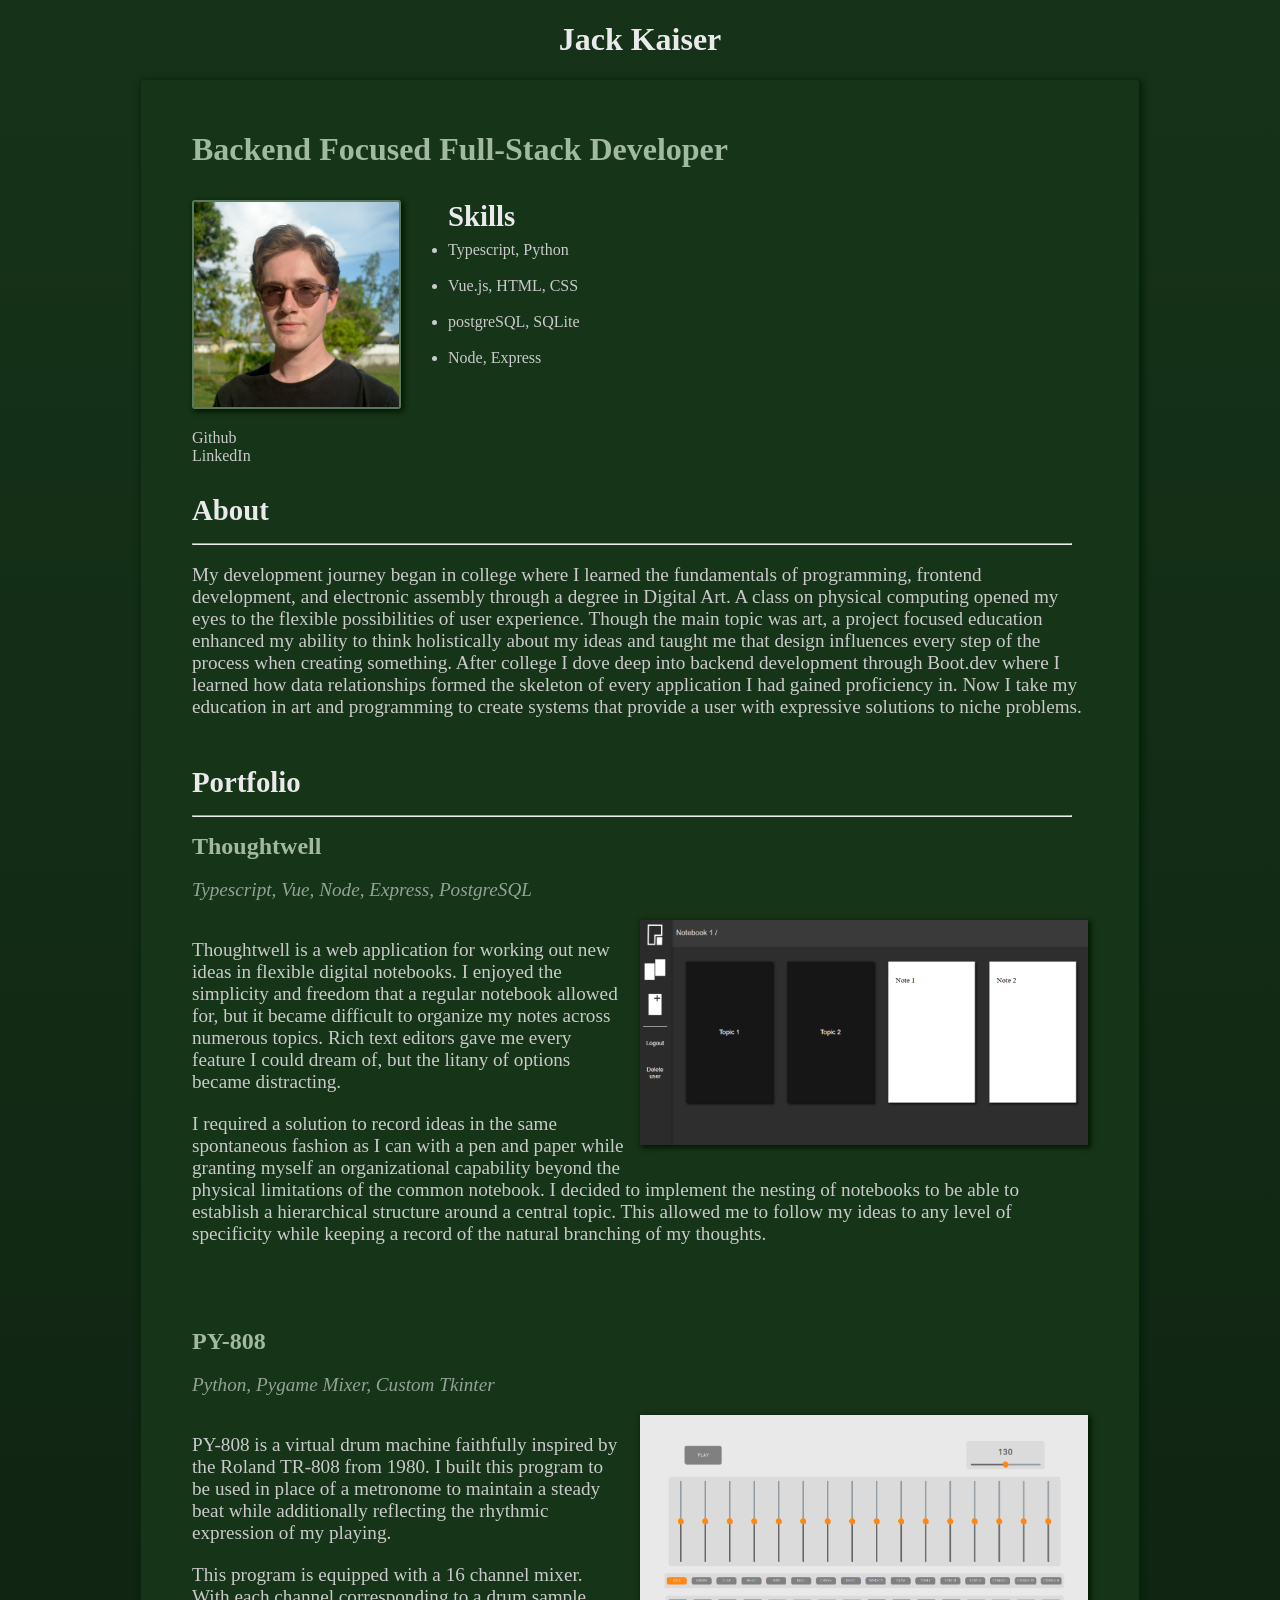
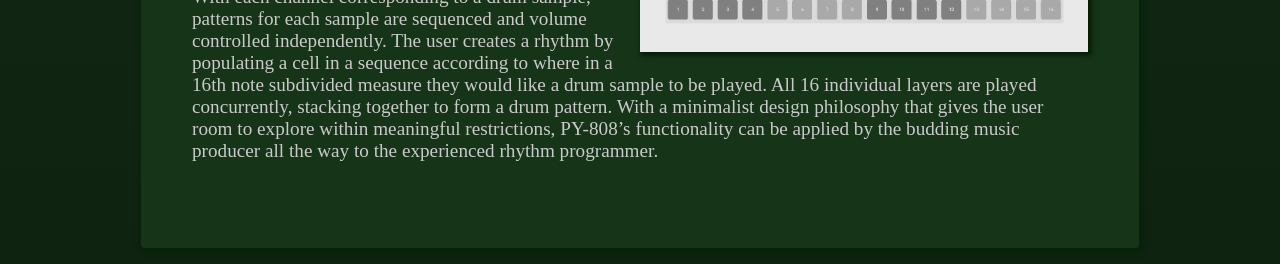
<file: index.html>
<!DOCTYPE html>
<html lang="en">
    <head>
        <meta charset="UTF-8">
        <meta name="viewport" content="width=device-width, initial-scale=1.0">
        <title>Jack Kaiser</title>
        <link rel="stylesheet" href="./style/main.css">
        <link rel="stylesheet" href="./style/index.css">
        <link rel="stylesheet" href="./style/portfolio.css">
        <link rel="icon" type="image/x-icon" href="./assets/jk logo favicon.svg">
    </head>
    <body>
        <div class="navBar"> 
            <a href="./index.html">
                <h1>Jack Kaiser</h1>
            </a>

            <!-- <hr> -->
        </div>

        
            
            <div class="profileContainer">
                <div class="contentCard">
                    
                    <h2>Backend Focused Full-Stack Developer</h2>
                    <div class="cardHeader">
                        <div class="headShotContainer">
                            <img src="./assets/headshot_github.png" class="headshot">
                            <br>
                            <a href="https://github.com/JackKaiser1" class="contactLinks">Github</a>
                            <br>
                            <a href="https://www.linkedin.com/in/jack-kaiser-57865a249/" class="contactLinks">LinkedIn</a>
                        </div>

                        <ul>
                            <h3 class="skills">Skills</h3>
                            <li>Typescript, Python</li>
                            <br>
                            <li>Vue.js, HTML, CSS</li>
                            <br>
                            <li>postgreSQL, SQLite</li>
                            <br>
                            <li>Node, Express</li>
                        </ul>
                    </div>

                    

                    <h3>About</h3>
                    <hr>
                    <p>My development journey began in college where I learned the fundamentals of programming, frontend development, and electronic assembly through a degree in Digital Art. A class on physical computing opened my eyes to the flexible possibilities of user experience. Though the main topic was art, a project focused education enhanced my ability to think holistically about my ideas and taught me that design influences every step of the process when creating something. After college I dove deep into backend development through Boot.dev where I learned how data relationships formed the skeleton of every application I had gained proficiency in. Now I take my education in art and programming to create systems that provide a user with expressive solutions to niche problems. </p>

                    <h3>Portfolio</h3>
                    <hr>
                    <div class="portfolioContentContainer">
                        <div class="projectCard">
                            <a class=".projectTitleLink"  href="https://github.com/JackKaiser1/thoughtwell">
                                <h4>Thoughtwell</h4>
                            </a>
                            <p class="techstack">Typescript, Vue, Node, Express, PostgreSQL</p>
                            <div class="projectContent">
                                <a href="https://github.com/JackKaiser1/thoughtwell" class="imgLink">
                                    <img class="portfolioImg" src="./assets/thoughtwell_demo_img.png" >
                                </a>
                                <p>Thoughtwell is a web application for working out new ideas in flexible digital notebooks. I enjoyed the simplicity and freedom that a regular notebook allowed for, but it became difficult to organize my notes across numerous topics.  Rich text editors gave me every feature I could dream of, but the litany of options became distracting.</p>
                                <p>I required a solution to record ideas in the same spontaneous fashion as I can with a pen and paper while granting myself an organizational capability beyond the physical limitations of the common notebook. I decided to implement the nesting of notebooks to be able to establish a hierarchical structure around a central topic.  This allowed me to follow my ideas to any level of specificity while keeping a record of the natural branching of my thoughts.</p>
                            </div>
                        </div>

                        <div class="projectCard">
                            <a href="https://github.com/JackKaiser1/py-808">
                                <h4>PY-808</h4>
                            </a>
                            <p class="techstack">Python, Pygame Mixer, Custom Tkinter</p>
                            <div class="projectContent">
                                <a href="https://github.com/JackKaiser1/py-808" class="imgLink">
                                    <img src="./assets/py808.png" class="portfolioImg">
                                </a>
                                <p>PY-808 is a virtual drum machine faithfully inspired by the Roland TR-808 from 1980. I built this program to be used in place of a metronome to maintain a steady beat while additionally reflecting the rhythmic expression of my playing.</p>
                                <p>This program is equipped with a 16 channel mixer.  With each channel corresponding to a drum sample, patterns for each sample are sequenced and volume controlled independently. The user creates a rhythm by populating a cell in a sequence according to where in a 16th note subdivided measure they would like a drum sample to be played. All 16 individual layers are played concurrently, stacking together to form a drum pattern. With a minimalist design philosophy that gives the user room to explore within meaningful restrictions, PY-808’s functionality can be applied by the budding music producer all the way to the experienced rhythm programmer. </p>
                            </div>

                    </div>
                </div>

            </div>
    </body>
</html>
</file>
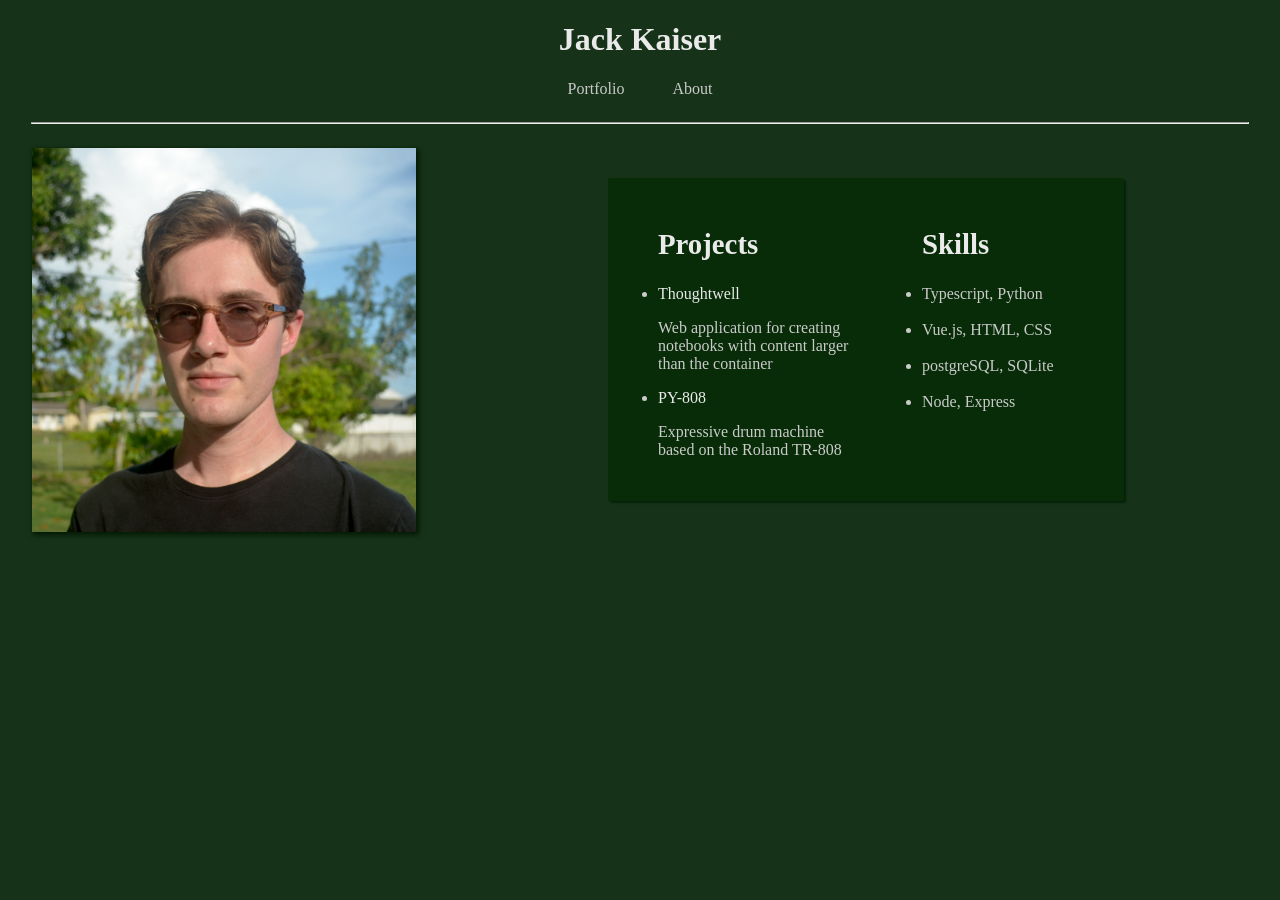
<file: src/index.html>
<!DOCTYPE html>
<html lang="en">
    <head>
        <meta charset="UTF-8">
        <meta name="viewport" content="width=device-width, initial-scale=1.0">
        <title>Jack Kaiser</title>
        <link rel="stylesheet" href="./style/main.css">
        <link rel="stylesheet" href="./style/index.css">
    </head>
    <body>
        <div class="navBar"> 
            <a href="./index.html">
                <h1>Jack Kaiser</h1>
            </a>

            <div class="navElements">
                <a href="./portfolio.html">Portfolio</a>
                <a href="./about.html">About</a>
            </div>

            <hr>
        </div>

        
        <div class="homeContainer">
            <img src="./assets/headshot_github.png" class="headshot">
            
            <div class="profileContainer">

                <div class="contentCard">
                    <ul>
                        <h2>Projects</h2>
                        <li>
                            <a href="./portfolio.html" class="projectTitle">Thoughtwell</a>
                            <p>Web application for creating notebooks with content larger than the container</p>
                        </li>
                        <li>
                            <a href="./portfolio.html" class="projectTitle">PY-808</a>
                            <p>Expressive drum machine based on the Roland TR-808</p>
                        </li>
                    </ul>

                    <ul class="skills">
                        <h2>Skills</h2>
                        <li>Typescript, Python</li>
                        <br>
                        <li>Vue.js, HTML, CSS</li>
                        <br>
                        <li>postgreSQL, SQLite</li>
                        <br>
                        <li>Node, Express</li>
                    </ul>

                </div>

            </div>

        </div>



    </body>
</html>
</file>
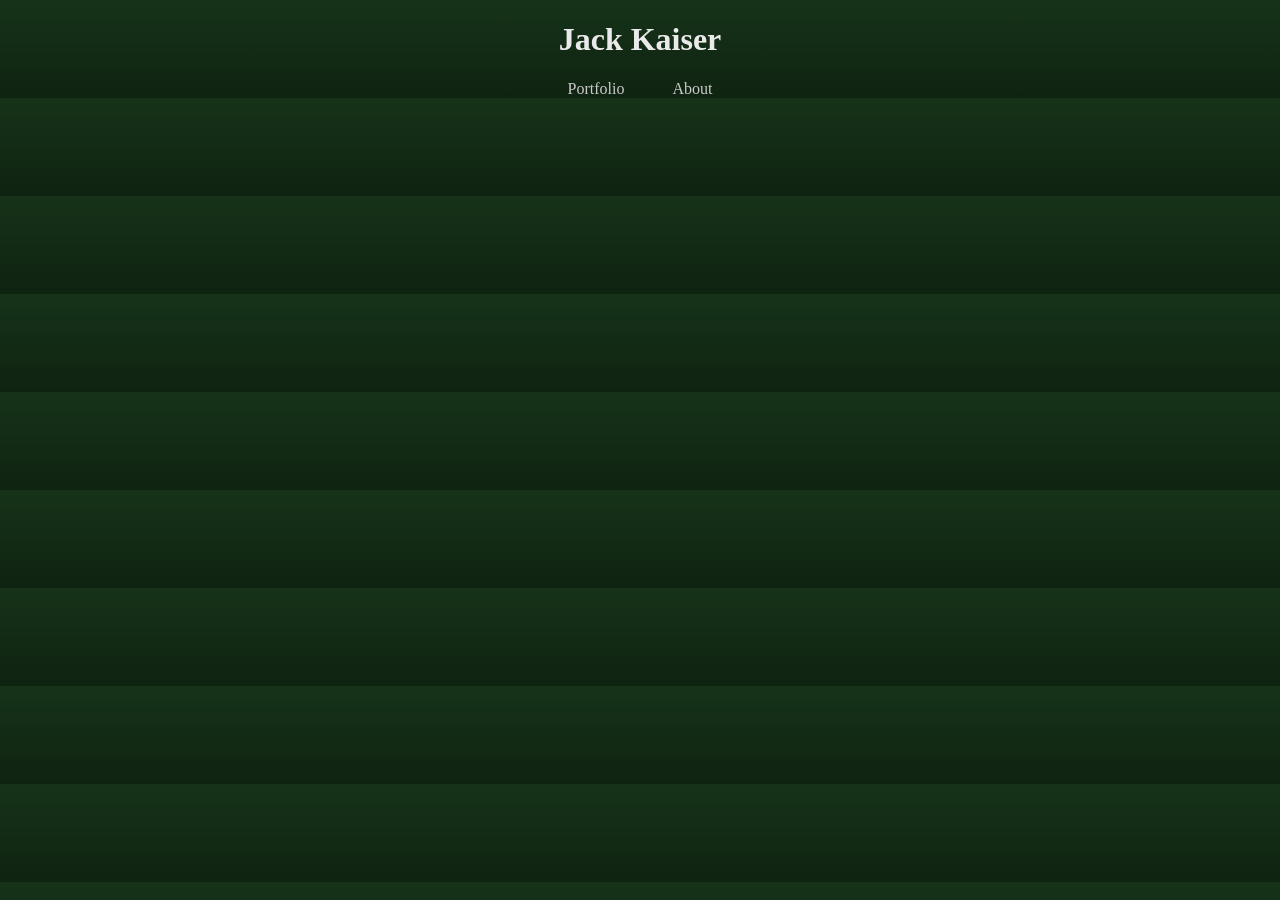
<file: about.html>
<!DOCTYPE html>
<html lang="en">
    <head>
        <meta charset="UTF-8">
        <meta name="viewport" content="width=device-width, initial-scale=1.0">
        <title>Jack Kaiser</title>
        <link rel="stylesheet" href="./style/main.css">
        <link rel="icon" type="image/x-icon" href="./assets/jk logo favicon.svg">
    </head>
    <body>
        <div class="navBar"> 
            <a href="./index.html">
                <h1>Jack Kaiser</h1>
            </a>

            <div class="navElements">
                <a href="./portfolio.html">Portfolio</a>
                <a href="./about.html">About</a>
            </div>
        </div>


    </body>
</html>
</file>
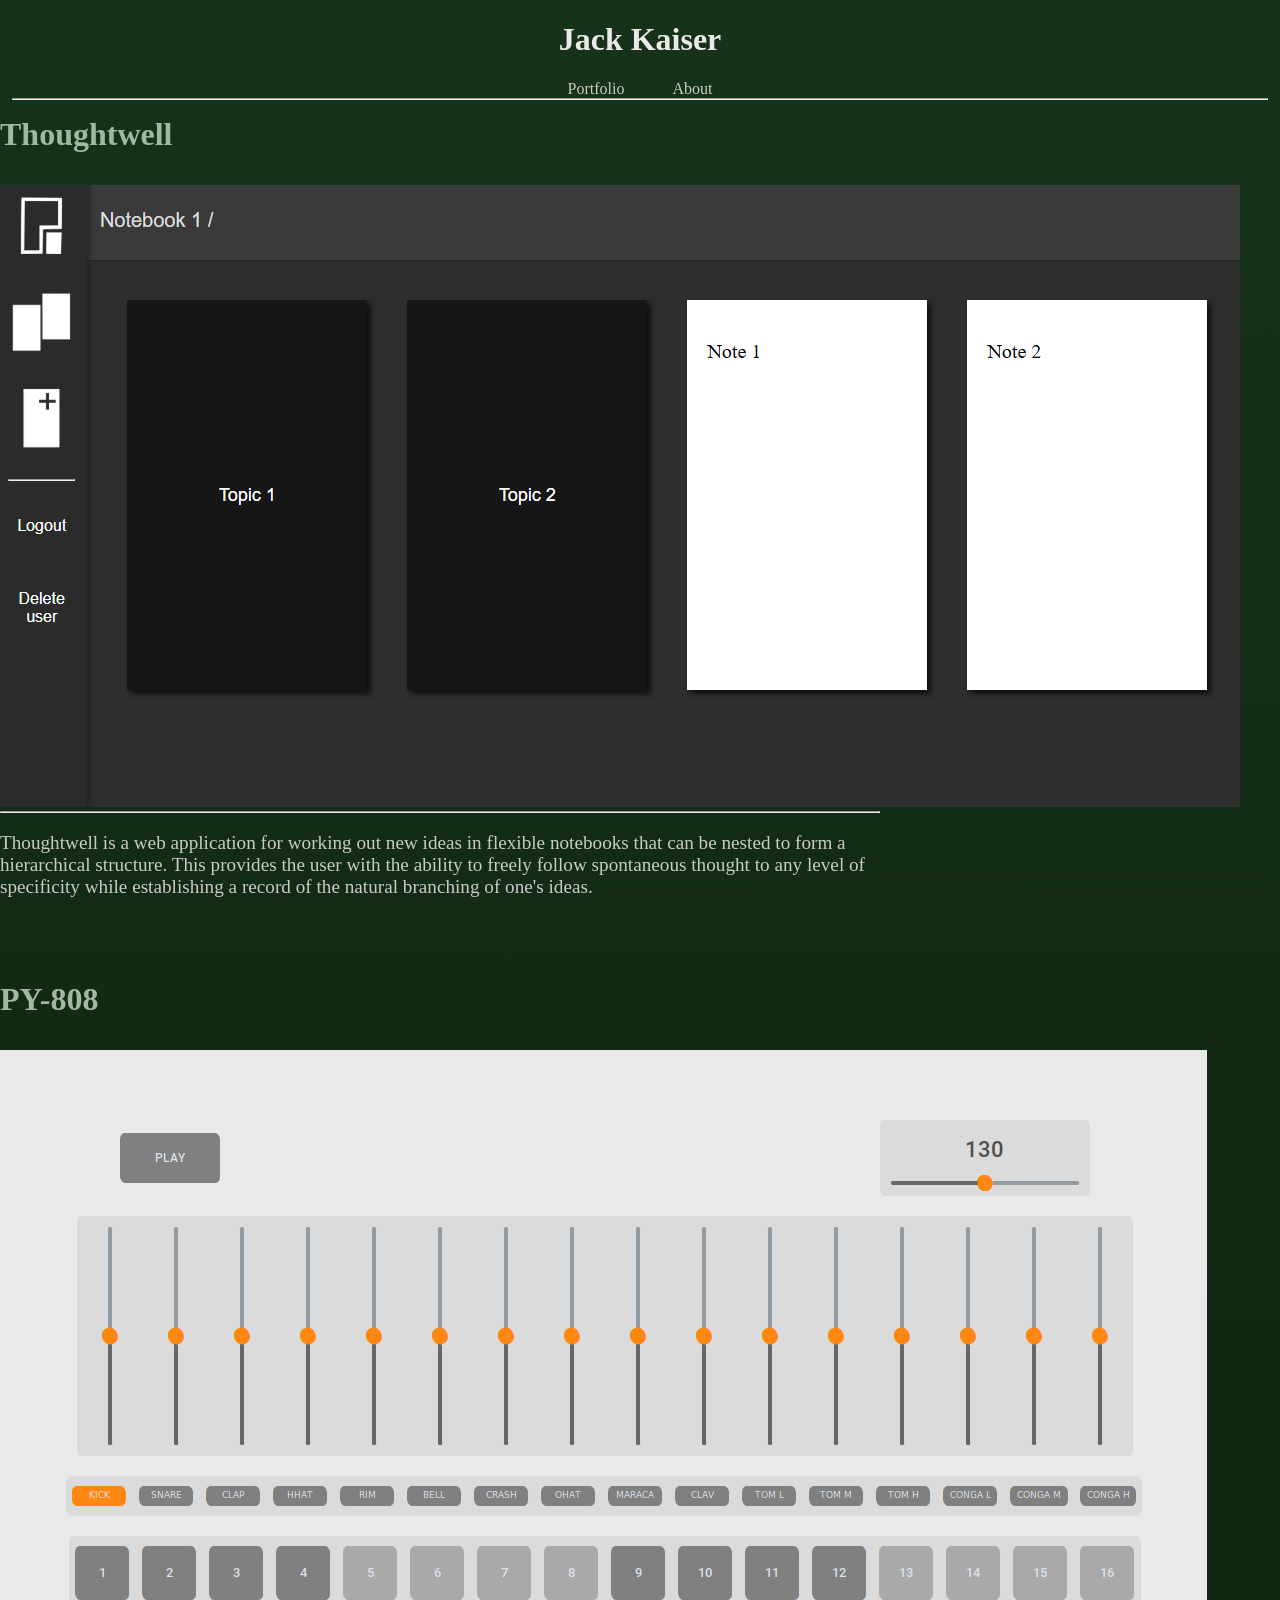
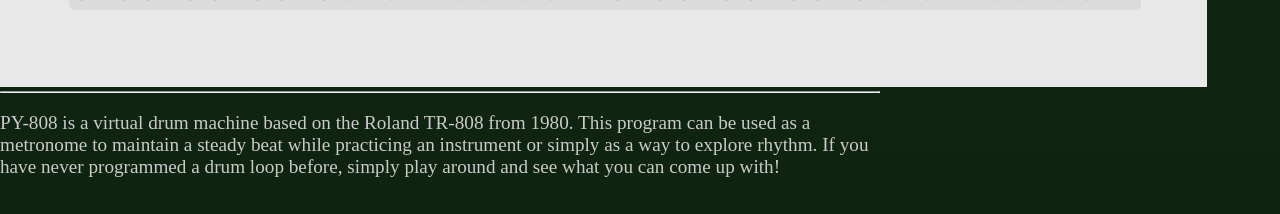
<file: portfolio.html>
<!DOCTYPE html>
<html lang="en">
    <head>
        <meta charset="UTF-8">
        <meta name="viewport" content="width=device-width, initial-scale=1.0">
        <title>Jack Kaiser</title>
        <link rel="stylesheet" href="./style/main.css">
        <link rel="stylesheet" href="./style/portfolio.css">
        <link rel="icon" type="image/x-icon" href="./assets/jk logo favicon.svg">
    </head>
    <body>
        <div class="navBar"> 
            <a href="./index.html">
                <h1>Jack Kaiser</h1>
            </a>

            <div class="navElements">
                <a href="./portfolio.html">Portfolio</a>
                <a href="./about.html">About</a>
            </div>

            <hr>
        </div>

        <div class="portfolioContentContainer">
            <div class="projectCard">
                <h2>Thoughtwell</h2>
                <a href="https://github.com/JackKaiser1/thoughtwell" class="imgLink">
                    <img class="thoughtwellImg" src="./assets/thoughtwell_demo_img.png" >
                </a>
                <hr>
                <p>Thoughtwell is a web application for working out new ideas in flexible notebooks that can be nested to form a hierarchical structure. This provides the user with the ability to freely follow spontaneous thought to any level of specificity while establishing a record of the natural branching of one's ideas.</p>
            </div>

            <div class="projectCard">
                <h2>PY-808</h2>
                <a href="https://github.com/JackKaiser1/py-808" class="imgLink">
                    <img src="./assets/py808.png" class="py808Img">
                </a>
                <hr>
                <p>PY-808 is a virtual drum machine based on the Roland TR-808 from 1980. This program can be used as a metronome to maintain a steady beat while practicing an instrument or simply as a way to explore rhythm. If you have never programmed a drum loop before, simply play around and see what you can come up with!</p>

            </div>

        </div>


    </body>
</html>
</file>
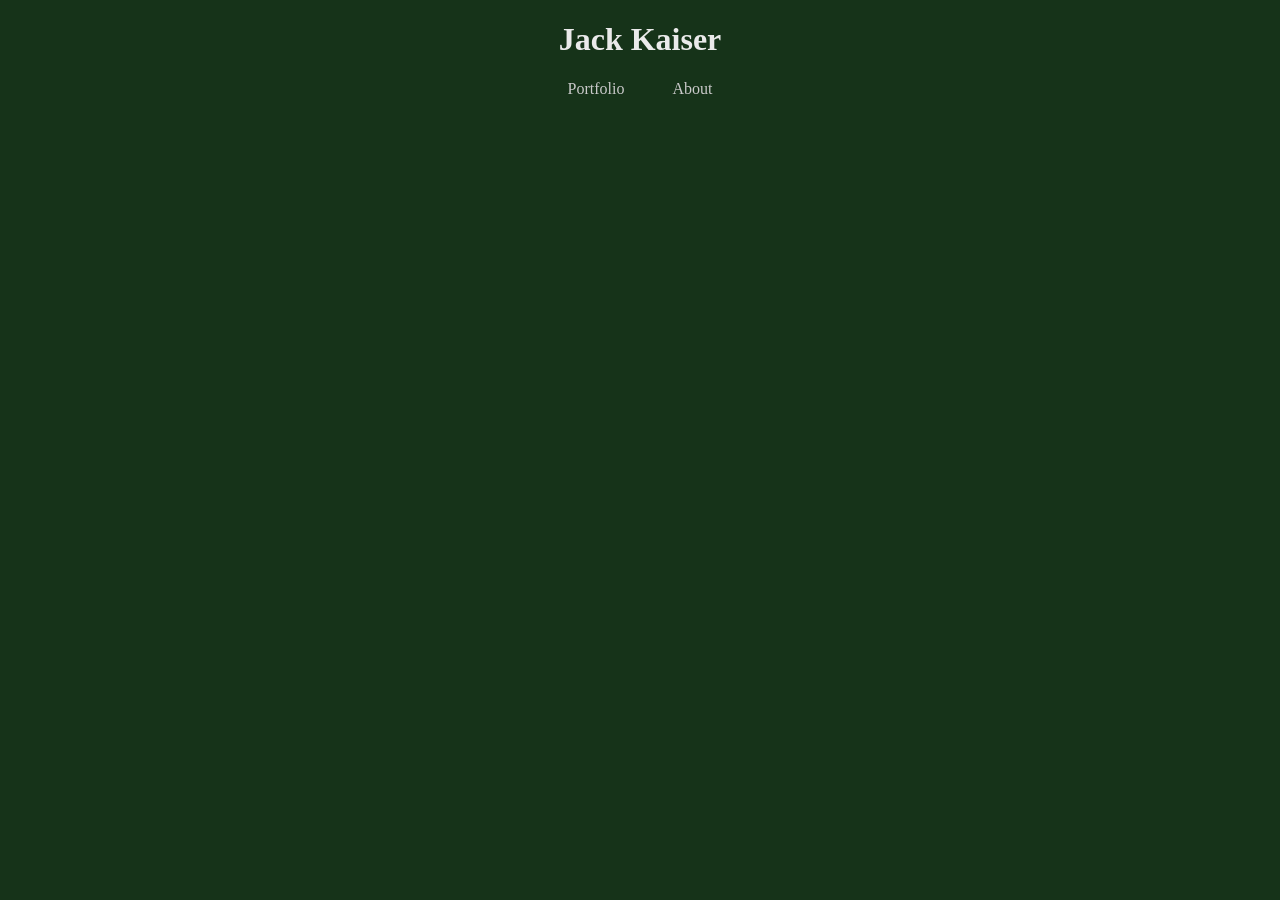
<file: src/about.html>
<!DOCTYPE html>
<html lang="en">
    <head>
        <meta charset="UTF-8">
        <meta name="viewport" content="width=device-width, initial-scale=1.0">
        <title>Jack Kaiser</title>
        <link rel="stylesheet" href="./style/main.css">
    </head>
    <body>
        <div class="navBar"> 
            <a href="./index.html">
                <h1>Jack Kaiser</h1>
            </a>

            <div class="navElements">
                <a href="./portfolio.html">Portfolio</a>
                <a href="./about.html">About</a>
            </div>
        </div>


    </body>
</html>
</file>
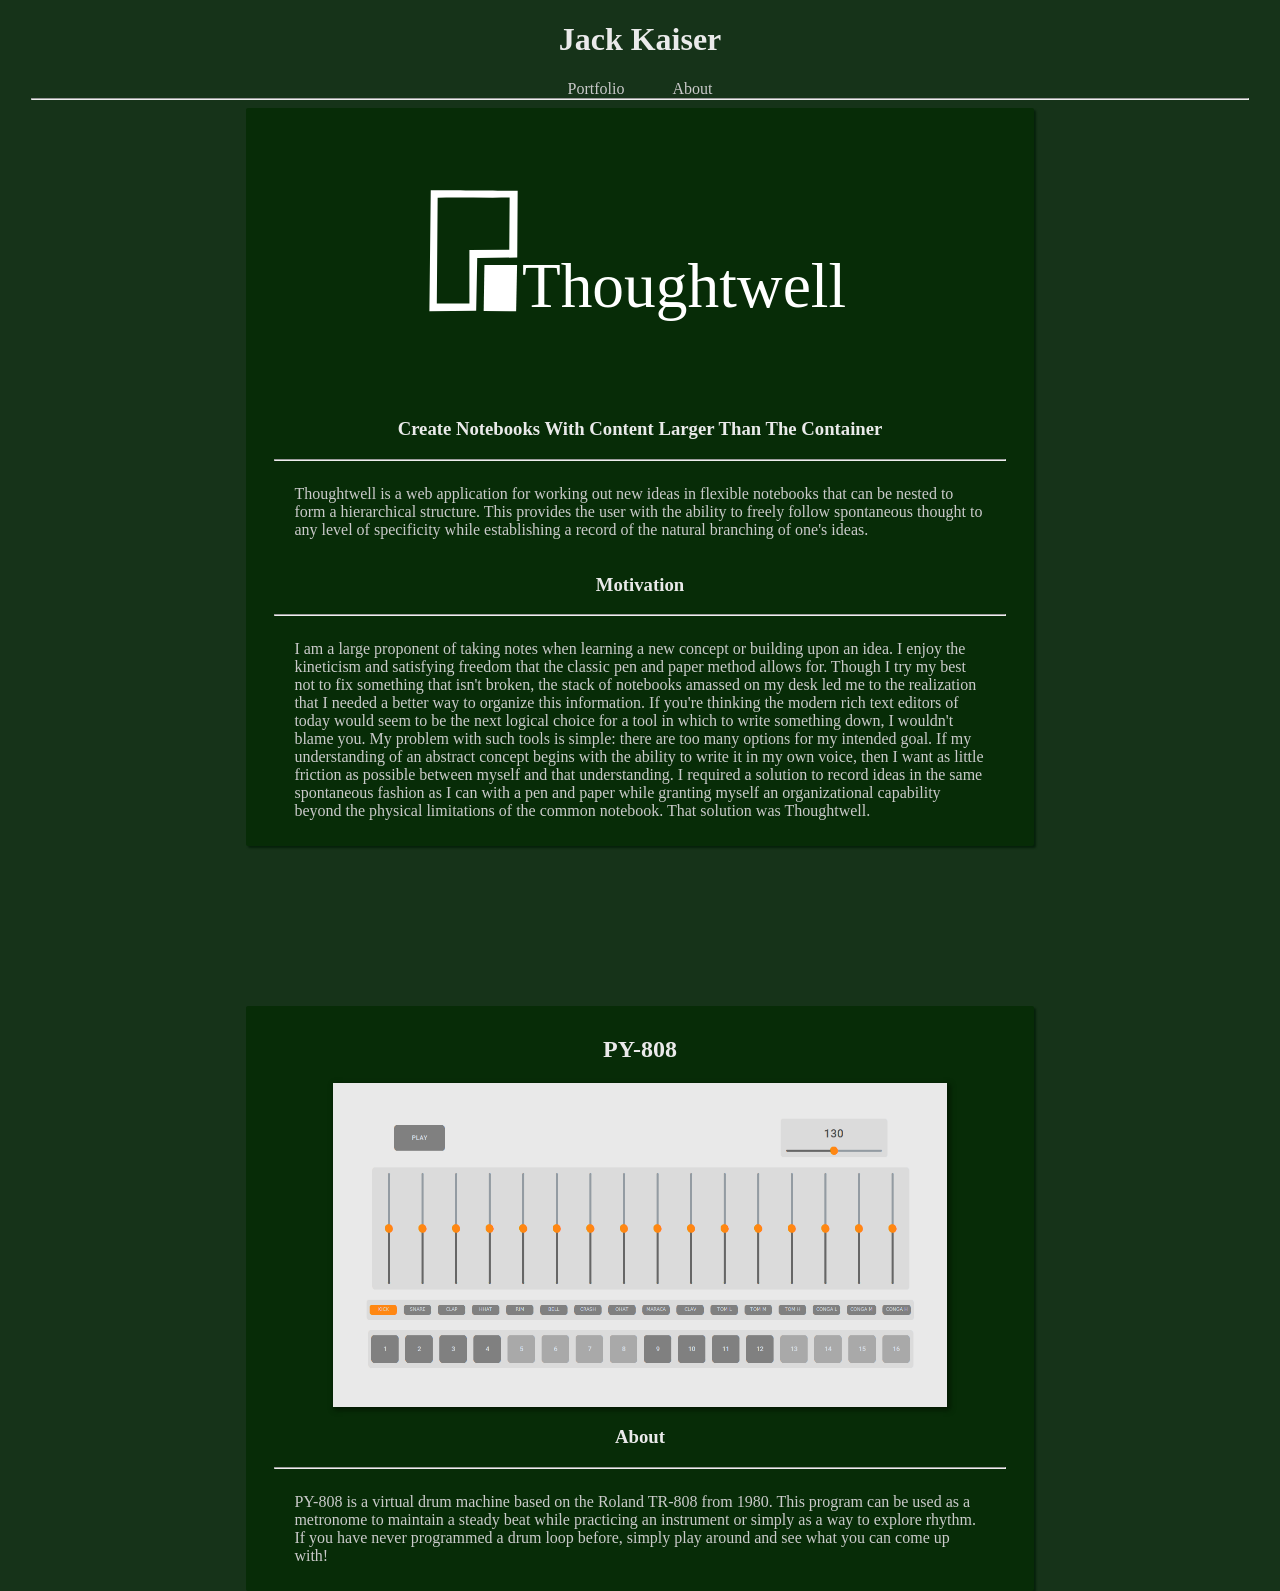
<file: src/portfolio.html>
<!DOCTYPE html>
<html lang="en">
    <head>
        <meta charset="UTF-8">
        <meta name="viewport" content="width=device-width, initial-scale=1.0">
        <title>Jack Kaiser</title>
        <link rel="stylesheet" href="./style/main.css">
        <link rel="stylesheet" href="./style/portfolio.css">
    </head>
    <body>
        <div class="navBar"> 
            <a href="./index.html">
                <h1>Jack Kaiser</h1>
            </a>

            <div class="navElements">
                <a href="./portfolio.html">Portfolio</a>
                <a href="./about.html">About</a>
            </div>

            <hr>
        </div>

        <div class="portfolioContentContainer">
            <div class="projectCard">
                <img src="./assets/thoughtwell full logo small.svg" class="thoughtwellLogo">
                <h3>Create Notebooks With Content Larger Than The Container</h3>
                <hr>
                <p>Thoughtwell is a web application for working out new ideas in flexible notebooks that can be nested to form a hierarchical structure. This provides the user with the ability to freely follow spontaneous thought to any level of specificity while establishing a record of the natural branching of one's ideas.</p>
                <h3>Motivation</h3>
                <hr>
                <p>I am a large proponent of taking notes when learning a new concept or building upon an idea. I enjoy the kineticism and satisfying freedom that the classic pen and paper method allows for. Though I try my best not to fix something that isn't broken, the stack of notebooks amassed on my desk led me to the realization that I needed a better way to organize this information. If you're thinking the modern rich text editors of today would seem to be the next logical choice for a tool in which to write something down, I wouldn't blame you. My problem with such tools is simple: there are too many options for my intended goal. If my understanding of an abstract concept begins with the ability to write it in my own voice, then I want as little friction as possible between myself and that understanding. I required a solution to record ideas in the same spontaneous fashion as I can with a pen and paper while granting myself an organizational capability beyond the physical limitations of the common notebook. That solution was Thoughtwell.</p>
            </div>

            <div class="projectCard">
                <h2>PY-808</h2>
                <img src="./assets/py808.png" class="py808Img">
                <h3>About</h3>
                <hr>
                <p>PY-808 is a virtual drum machine based on the Roland TR-808 from 1980. This program can be used as a metronome to maintain a steady beat while practicing an instrument or simply as a way to explore rhythm. If you have never programmed a drum loop before, simply play around and see what you can come up with!</p>

            </div>

        </div>


    </body>
</html>
</file>
<file: style/main.css>
:root {
    --primary-text-color: rgb(234, 234, 234);
    --secondary-text-color: rgb(202, 202, 202);
    --tertiary-text-color: rgb(160, 185, 160);

    --primary-content-card-background-color: rgb(22, 52, 24);
    --content-card-shadow: 2px 2px 6px 2px rgb(6, 33, 11);

    --primary-background-color: rgb(22, 51, 25);
    --secondary-background-color: rgb(15, 35, 17);


}

html, body {
    padding: 0;
    margin: 0;
}

html, body {
    background-color: rgb(22, 51, 25);
    background-image: linear-gradient(to bottom, rgb(22, 51, 25), rgb(15, 35, 17));
}

h1 {
    color: var(--primary-text-color);
    
}

h2 {
    color: var(--tertiary-text-color);
    font-size: clamp(1rem, 2.5vw, 5rem);
    margin: 0;
    margin-bottom: clamp(2rem, 0.5vh, 3rem);
}   

h3 {
    color: var(--primary-text-color);
    font-size: clamp(1rem, 1rem + 1dvw, 2rem);
    margin-bottom: 1rem;
}

h4 {
    color: var(--tertiary-text-color);
    font-size: clamp(0.8rem, 0.8rem + 1dvw, 1.5rem);
    margin: 0;
    transition: color 0.2s;
}

    h4:hover {
        color: rgb(182, 237, 182);
    }

p {
    color: var(--secondary-text-color);
    font-size: clamp(1rem, 1.5vw, 2rem);
}

a {
    text-decoration: none;
    color: var(--secondary-text-color);
    transition: color 0.2s;
}

    a:hover {
        color:white;
    }

hr {
    padding: 0;
    width: 98%;
    margin: 0;
    color: var(--primary-text-color);
}

.navBar {
    position: relative;
    display: flex;
    flex-direction: column;
    justify-content: center;
    align-items: center;

    /* background-image: linear-gradient(to top, var(--primary-background-color), var(--secondary-background-color)); */
}

.navElements {
    display: flex;
    flex-direction: row;
    gap: 3rem;

    font-size: 1rem;
}
</file>
<file: style/index.css>
p {
    color: var(--secondary-text-color);
    font-size: clamp(1rem, 1.5vw, 2rem);
}

ul {
    width: 100%;
    margin: 0;
    padding: 0;
    display: block;
}

li {
    color: var(--secondary-text-color);
}


.projectTitle {
    color: var(--primary-text-color);
}

/* .homeContainer {
    display: flex;
    flex-direction: column;
    align-items: top;
    justify-content: left;
    gap: 10rem;
} */

.profileContainer {
    color: var(--primary-text-color);
    display: flex;
    flex-direction: column;
    align-items: center;
}

.skills {
    margin: 0;
    margin-bottom: 0.5rem;
}

.headshot {
    height: auto;
    max-width: 100%; 
    width: 80%;
    margin-bottom: 1rem;
    object-fit:cover;
    border: solid;
    border-width: 2px;
    border-radius: 3px;
    border-color: rgb(88, 121, 93);

    box-shadow: 2px 2px 5px 1px rgb(3, 24, 2);
}

.contentCard {
    background-color: var(--primary-content-card-background-color);
    padding: 4dvw;
    border-radius: 3px;
    width: 70dvw;
    margin-bottom: 1rem;

    display: flex;
    flex-direction: column;
    align-items: left;
    /* justify-content: center; */
    /* gap: 2rem; */

    box-shadow: var(--content-card-shadow);
}

.cardHeader {
    display: flex;
    flex-direction: row;
    align-items: start;
    justify-content: left;
    width: 100%;
    /* gap: 5rem; */
}

.headShotContainer {
    width: 40%;
    display: block;
    margin: 0;
    padding: 0;
}
.contactLinks {
    width: 10px;
}




@media (max-width: 915px) {
    .homeContainer {
        gap: 2rem;
    }
}

@media (max-width: 715px) {


    .headshot {
        width: 100%;
    }

    .headShotContainer{
        width: 50%;
    }

    .cardHeader {
        flex-direction: row;
        align-items: left;
        gap: 2rem;
    }

    .profileContainer {
        flex-direction: column;
    }

    .contentCard {
        flex-direction: column;
        justify-content: center;
        align-items: left;
        width: 80dvw;
        /* gap: 2rem; */
    }

    ul {
        width: 60dvw;
    }
}
</file>
<file: style/portfolio.css>
/* h2 {
    font-size: clamp(2rem, 2vw, 3rem);
} */


.portfolioContentContainer {
    display: flex;
    flex-direction: column;
    align-items: left;
    justify-content: baseline;
    gap: 2rem;
}

.projectCard {
    /* background-color: var(--primary-content-card-background-color); */
    border-radius: 2px;
    margin: clamp(1rem, 1vh, 2rem) 0;

    width: 70dvw;

    display: flex;
    flex-direction: column;
    align-items: left;

    /* box-shadow: var(--content-card-shadow); */

    --img-shadow: 2px 2px 5px 1px rgb(3, 24, 2);
    --img-margin-botton: clamp(1rem, 1vh, 2rem);

}

.imgLink {
    margin: 0;
    padding: 0;
    width: 100%;
}

.portfolioImg {
    width: 50%;
    margin-bottom: var(--img-margin-botton);
    margin-left: 1rem;
    box-shadow: var(--img-shadow);
    transition: transform 0.2s;
    float: right;
}

    .portfolioImg:hover {
        transform: scale(1.05);
    }

.projectDescription {
    width: 50%;
}


.projectContent {
    height: auto;
}

.techstack {
    color: rgb(147, 163, 150);
    font-style: italic;
}

@media (max-width: 715px) {
    .projectCard {
        width: 80dvw;
    }

    .portfolioImg {
        width: 60%;
        margin: 0;
        margin-left: 0.6rem;
        float: right;
    }
}
</file>
<file: src/style/main.css>
:root {
    --primary-text-color: rgb(234, 234, 234);
    --secondary-text-color: rgb(202, 202, 202);
    --primary-content-card-background-color: rgb(7, 44, 7);
}

html , body {
    padding: 0;
    margin: 0;
}

html, body {
    background-color: rgb(22, 51, 25);
}

h1 {
    color: var(--primary-text-color);
}

h2 {
    color: var(--primary-text-color);
}

h3 {
    color: var(--primary-text-color);
}
p {
    color: var(--secondary-text-color);
}

a {
    text-decoration: none;
    color: var(--secondary-text-color);
}

hr {
    width: 95%;
    margin-top: 1.5rem;
    color: var(--primary-text-color);
}

.navBar {
    position: relative;
    display: flex;
    flex-direction: column;
    justify-content: center;
    align-items: center;
}

.navElements {
    display: flex;
    flex-direction: row;
    gap: 3rem;

    font-size: 1rem;
}
</file>
<file: src/style/index.css>
h2 {
    color: var(--primary-text-color);
    font-size: clamp(1rem, 1rem + 1dvw, 2rem);
}

p {
    color: var(--secondary-text-color);
}

li {
    color: var(--secondary-text-color);
}

ul {
    width: 15dvw;
}

.projectTitle {
    color: var(--primary-text-color);
}

.homeContainer {
    display: flex;
    flex-direction: row;
    align-items: top;
    justify-content: left;
    gap: 10rem;
}

.profileContainer {
    color: var(--primary-text-color);
    display: flex;
    flex-direction: row;
    align-items: center;
}

.headshot {
    height: auto;
    max-width: 60%; 
    width: 30%;
    margin: 1rem 2rem;
    object-fit: cover;

    box-shadow: 2px 2px 5px 1px rgb(3, 24, 2);
}

.contentCard {
    background-color: var(--primary-content-card-background-color);
    padding: 10px;
    border-radius: 2px;

    display: flex;
    flex-direction: row;
    gap: 2rem;

    box-shadow: 2px 2px 2px rgb(6, 33, 11);
}

@media (max-width: 915px) {
    .homeContainer {
        gap: 2rem;
    }
}

@media (max-width: 715px) {

    .headshot {
        display: none;
    }

    .homeContainer{
        justify-content: center;
        flex-direction: column;
    }

    .profileContainer {
        flex-direction: column;
    }

    .contentCard {
        flex-direction: column;
        justify-content: center;
        align-items: center;
        width: 80dvw;
        gap: 2rem;
    }

    ul {
        width: 60dvw;
    }
}

/* @media (max-width: 480px) {
    .homeContainer{
        justify-content: center;
        flex-direction: column;
    }

    .profileContainer {
        flex-direction: column;
    }

    .contentCard {
        flex-direction: column;
        justify-content: center;
        align-items: center;
        width: 80dvw;
        gap: 2rem;
    }

    ul {
        width: 60dvw;
    }

} */
</file>
<file: src/style/portfolio.css>
hr {
    margin-top: 0;
}

p {
    width: 90%;
    font-size: clamp(0.8rem, 1rem + 1dvw, 1rem);
}

.thoughtwellLogo {
    width: 100%;
}

.py808Img {
    width: 80%;
    box-shadow: 2px 2px 5px 1px rgb(3, 24, 2);
}

.portfolioContentContainer {
    display: flex;
    flex-direction: column;
    align-items: center;
    justify-content: center;
    gap: 10rem;
}

.projectCard {
    background-color: var(--primary-content-card-background-color);
    padding: 10px;
    border-radius: 2px;

    width: 60dvw;

    display: flex;
    flex-direction: column;
    align-items: center;

    box-shadow: 2px 2px 2px rgb(6, 33, 11);
}
</file>
